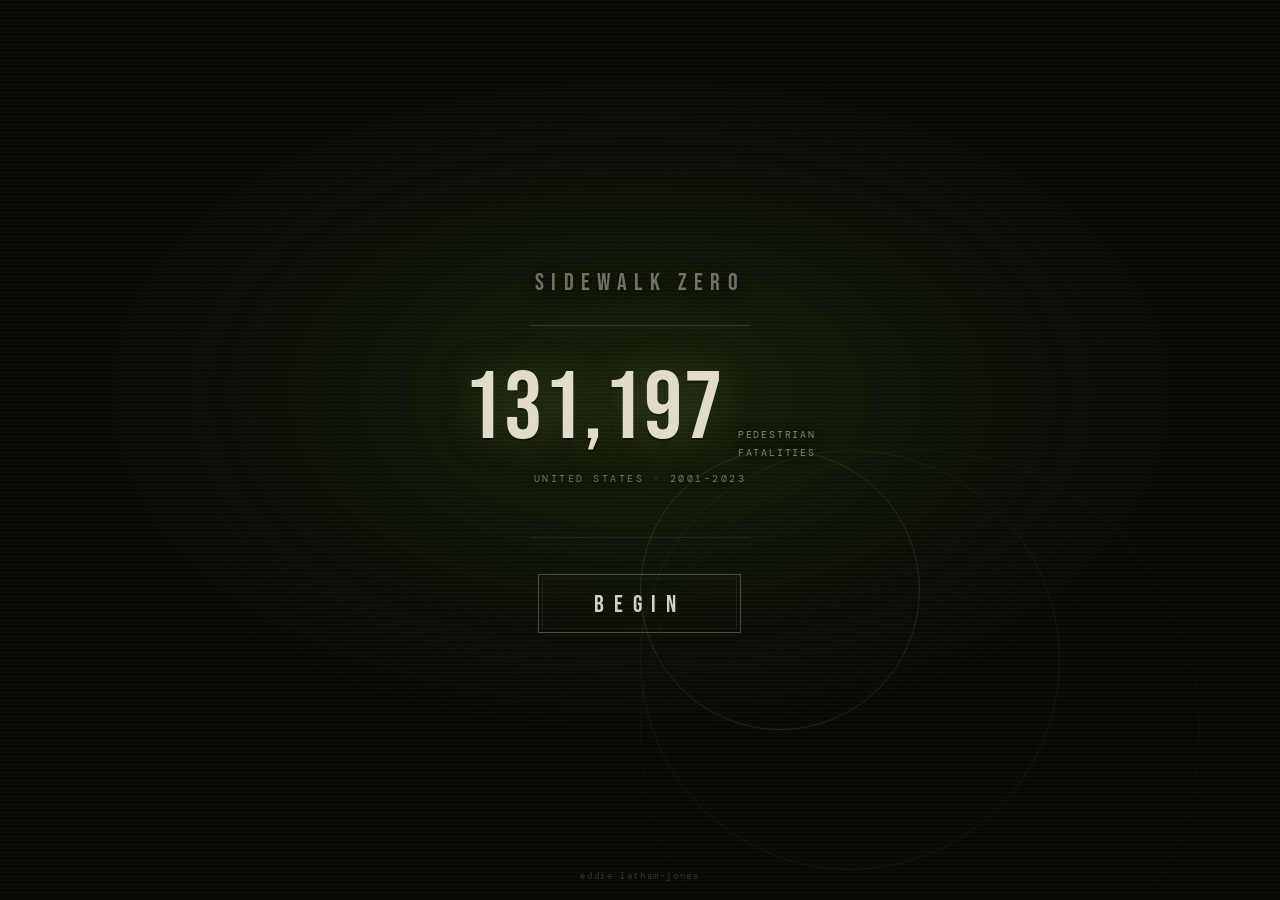
<file: public/index.html>
<!DOCTYPE html>
<html lang="en">
<head>
  <meta charset="UTF-8">
  <meta name="viewport" content="width=device-width, initial-scale=1.0, user-scalable=no">
  <meta name="mobile-web-app-capable" content="yes">
  <meta name="apple-mobile-web-app-capable" content="yes">
  <meta name="apple-mobile-web-app-status-bar-style" content="black-translucent">
  <title>Sidewalk Zero</title>
  <link rel="preconnect" href="https://fonts.googleapis.com">
  <link href="https://fonts.googleapis.com/css2?family=Bebas+Neue&family=DM+Mono:wght@300;400;500&display=swap" rel="stylesheet">
  <link rel="stylesheet" href="style.css?v=9">
</head>
<body>
  <div id="screen">

    <!-- scan-line overlay (applies to all views) -->
    <div id="scan-lines" aria-hidden="true"></div>

    <!-- ── LOADING VIEW ───────────────────────── -->
    <div id="loading-view">
      <div class="rings" aria-hidden="true">
        <div class="ring ring-1"></div>
        <div class="ring ring-2"></div>
        <div class="ring ring-3"></div>
      </div>
      <div class="view-inner">
        <div class="wordmark">SIDEWALK ZERO</div>
        <div class="meta-label" id="load-status">LOADING 0%</div>
        <div class="seg-bar" id="load-bar">
          <div class="seg-bar__track">
            <div class="seg s1"></div>
            <div class="seg s2"></div>
            <div class="seg s3"></div>
            <div class="seg s4"></div>
            <div class="seg s5"></div>
            <div class="seg s6"></div>
            <div class="seg s7"></div>
            <div class="seg s8"></div>
            <div class="seg s9"></div>
          </div>
        </div>
      </div>
      <div class="sys-row">
        <span>SYS:OK</span><span>UNIT:01</span>
      </div>
    </div>

    <!-- ── READY VIEW ─────────────────────────── -->
    <div id="ready-view" hidden>
      <div class="rings" aria-hidden="true">
        <div class="ring ring-1"></div>
        <div class="ring ring-2"></div>
        <div class="ring ring-3"></div>
      </div>
      <div class="view-inner">
        <div class="wordmark">SIDEWALK ZERO</div>
        <div class="rule"></div>
        <div class="count-block">
          <div class="count-num" id="incident-count">—</div>
          <div class="count-label">PEDESTRIAN<br>FATALITIES</div>
        </div>
        <div class="meta-label">UNITED STATES · 2001–2023</div>
        <div class="rule rule--faint"></div>
        <button id="begin-btn">
          <span class="begin-fill" id="begin-fill"></span>
          <span class="begin-inset"></span>
          <span class="begin-text" id="begin-text">BEGIN</span>
        </button>
      </div>
      <div class="credit">
        <a href="https://eddielathamjones.com" target="_blank" rel="noopener noreferrer">
          eddie latham-jones
        </a>
      </div>
    </div>

    <!-- ── MAIN VIEW ──────────────────────────── -->
    <div id="main-view" hidden>
      <!-- glow layers -->
      <div id="glow-inner" aria-hidden="true"></div>
      <div id="glow-halo"  aria-hidden="true"></div>

      <div id="main-top">
        <div class="wordmark wordmark--dim">SIDEWALK ZERO</div>
      </div>

      <div id="main-center">
        <div id="danger-label">DANGER INDEX</div>
        <div id="reading">—</div>

        <!-- analog meter -->
        <div id="meter">
          <div id="meter-fill"></div>
          <div class="meter-tick" style="left:25%"></div>
          <div class="meter-tick" style="left:50%"></div>
          <div class="meter-tick" style="left:75%"></div>
        </div>
        <div id="meter-ticks-minor">
          <span></span><span></span><span></span><span></span><span class="t-major"></span>
          <span></span><span></span><span></span><span></span><span class="t-major"></span>
          <span></span>
        </div>

        <div id="status"></div>
      </div>

      <div id="main-bottom">
        <!-- sensitivity (replaces radius) -->
        <div id="sensitivity-wrap">
          <div id="sensitivity-header">
            <span id="radius-label">SENSITIVITY</span>
            <span id="sensitivity-value">MED</span>
          </div>
          <!-- visual segments (decorative, synced via app-patch.js) -->
          <div id="sensitivity-segs">
            <div class="sseg" data-i="0"></div>
            <div class="sseg" data-i="1"></div>
            <div class="sseg" data-i="2"></div>
            <div class="sseg" data-i="3"></div>
            <div class="sseg" data-i="4"></div>
            <div class="sseg" data-i="5"></div>
            <div class="sseg" data-i="6"></div>
            <div class="sseg" data-i="7"></div>
            <div class="sseg" data-i="8"></div>
          </div>
          <div id="sensitivity-labels">
            <span>LOW</span><span>MED</span><span>HIGH</span>
          </div>
          <!-- hidden range input — app.js reads this unchanged -->
          <input id="radius-slider" type="range" min="50" max="5000" step="50" value="1750"
                 style="position:absolute;opacity:0;pointer-events:none;width:1px;height:1px;">
        </div>

        <!-- mode indicator -->
        <div id="mode-row">
          <div id="mode-dot"></div>
          <button id="mode-btn">CLICK</button>
        </div>

        <!-- toggle row -->
        <div id="toggle-row">
          <!-- mute -->
          <div class="toggle-wrap" id="mute-wrap">
            <button class="toggle-btn" id="mute-btn">
              <span class="tog-bracket tog-bracket--l"></span>
              <span class="tog-pill">
                <span class="tog-nub"></span>
              </span>
              <span class="tog-label">MUTE</span>
              <span class="tog-bracket tog-bracket--r"></span>
            </button>
          </div>
          <!-- vib -->
          <div class="toggle-wrap" id="vib-wrap">
            <button class="toggle-btn" id="vib-btn">
              <span class="tog-bracket tog-bracket--l"></span>
              <span class="tog-pill">
                <span class="tog-nub"></span>
              </span>
              <span class="tog-label">VIB</span>
              <span class="tog-bracket tog-bracket--r"></span>
            </button>
          </div>
          <!-- omni kept in DOM for app.js, visually hidden -->
          <button id="omni-btn" class="active" style="display:none">OMNI</button>
        </div>
      </div>

      <div class="credit">
        <a href="https://eddielathamjones.com" target="_blank" rel="noopener noreferrer">
          eddie latham-jones
        </a>
      </div>
    </div>

  </div>

  <script src="core.js?v=1"></script>
  <script src="app.js?v=9"></script>
  <script src="app-patch.js?v=9"></script>
</body>
</html>
</file>
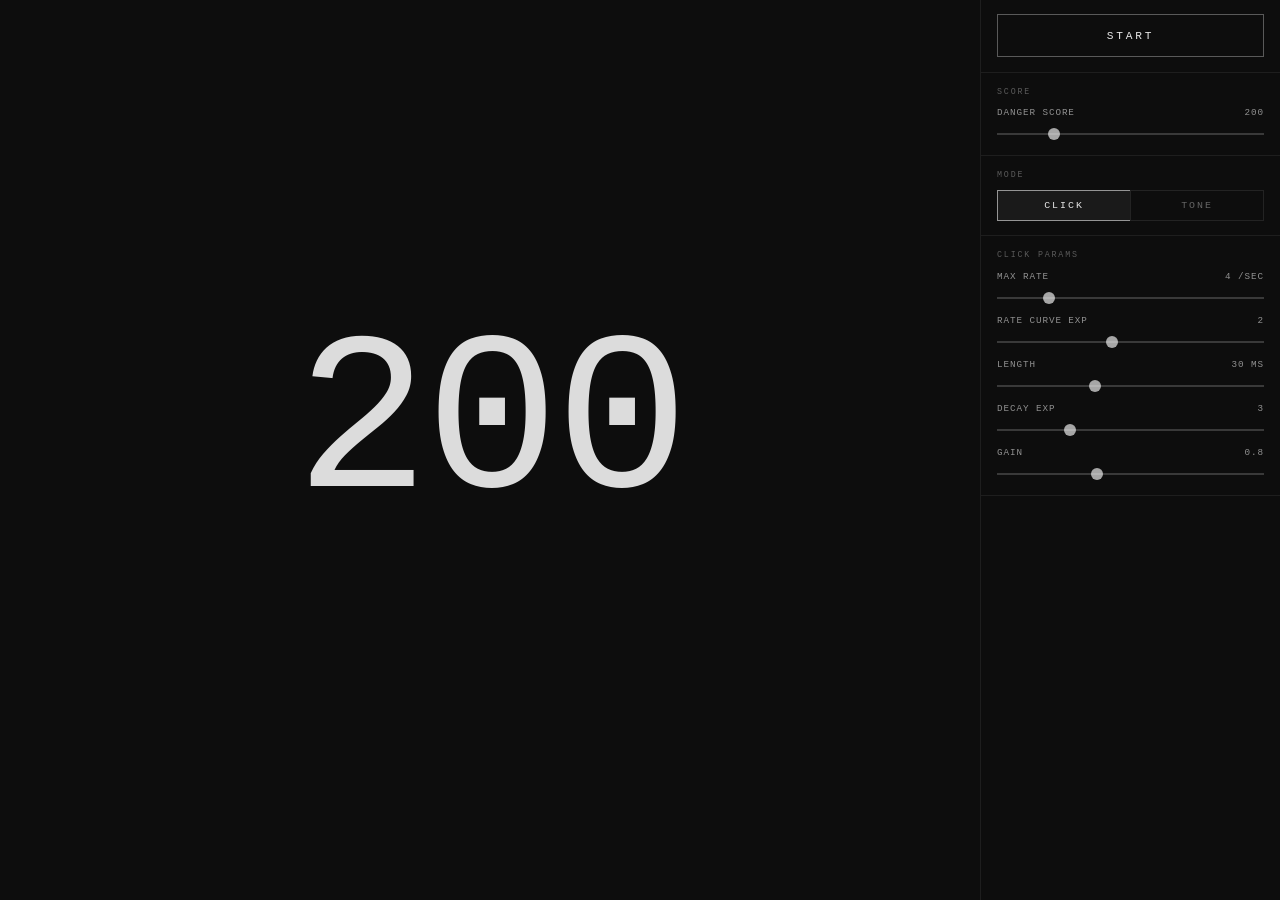
<file: public/sound.html>
<!DOCTYPE html>
<html lang="en">
<head>
  <meta charset="UTF-8">
  <meta name="viewport" content="width=device-width, initial-scale=1.0">
  <title>Sidewalk Zero — Sound Lab</title>
  <style>
    *, *::before, *::after { box-sizing: border-box; margin: 0; padding: 0; }

    html, body {
      height: 100%;
      overflow: hidden;
      background: #0d0d0d;
      color: #e8e8e8;
      font-family: 'Courier New', Courier, monospace;
    }

    #app {
      display: flex;
      height: 100vh;
    }

    /* Score display — left column, mirrors main app */
    #display {
      flex: 1;
      min-width: 0;
      display: flex;
      flex-direction: column;
      align-items: center;
      justify-content: center;
      transition: background-color 0.3s ease;
    }

    #score-num {
      font-size: clamp(5rem, 22vw, 14rem);
      font-variant-numeric: tabular-nums;
      letter-spacing: -0.02em;
      line-height: 1;
      opacity: 0.95;
    }

    #rate-readout {
      font-size: 0.65rem;
      letter-spacing: 0.15em;
      opacity: 0.45;
      margin-top: 1.2rem;
      text-transform: uppercase;
      min-height: 1em;
    }

    #ctx-state {
      font-size: 0.55rem;
      letter-spacing: 0.12em;
      opacity: 0.3;
      margin-top: 0.5rem;
      text-transform: uppercase;
      min-height: 1em;
    }

    /* Right panel */
    #panel {
      width: 300px;
      min-width: 300px;
      display: flex;
      flex-direction: column;
      overflow-y: auto;
      background: #0d0d0d;
      border-left: 1px solid #1e1e1e;
    }

    .section {
      padding: 0.9rem 1rem;
      border-bottom: 1px solid #1e1e1e;
    }

    .section-title {
      font-size: 0.52rem;
      letter-spacing: 0.22em;
      opacity: 0.35;
      text-transform: uppercase;
      margin-bottom: 0.7rem;
    }

    .param-row {
      margin-bottom: 0.7rem;
    }

    .param-row:last-child { margin-bottom: 0; }

    .param-row label {
      display: flex;
      justify-content: space-between;
      font-size: 0.58rem;
      letter-spacing: 0.1em;
      opacity: 0.6;
      margin-bottom: 0.25rem;
      text-transform: uppercase;
    }

    .param-row label span { opacity: 1; color: #e8e8e8; }

    input[type=range] {
      -webkit-appearance: none;
      appearance: none;
      width: 100%;
      height: 2px;
      background: rgba(232,232,232,0.2);
      outline: none;
      cursor: pointer;
    }

    input[type=range]::-webkit-slider-thumb {
      -webkit-appearance: none;
      appearance: none;
      width: 12px;
      height: 12px;
      border-radius: 50%;
      background: rgba(232,232,232,0.7);
      cursor: pointer;
    }

    input[type=range]::-moz-range-thumb {
      width: 12px;
      height: 12px;
      border-radius: 50%;
      border: none;
      background: rgba(232,232,232,0.7);
      cursor: pointer;
    }

    /* Start / Stop button */
    #start-btn {
      width: 100%;
      background: none;
      border: 1px solid rgba(232,232,232,0.35);
      color: #e8e8e8;
      font-family: inherit;
      font-size: 0.7rem;
      letter-spacing: 0.25em;
      padding: 0.9rem;
      cursor: pointer;
      text-transform: uppercase;
      transition: border-color 0.2s, background 0.2s;
    }

    #start-btn.playing {
      border-color: rgba(232,232,232,0.7);
      background: rgba(232,232,232,0.06);
    }

    /* Mode toggle */
    #mode-toggle {
      display: flex;
      gap: 0;
    }

    .mode-opt {
      flex: 1;
      background: none;
      border: 1px solid rgba(232,232,232,0.25);
      color: #e8e8e8;
      font-family: inherit;
      font-size: 0.62rem;
      letter-spacing: 0.2em;
      padding: 0.55rem;
      cursor: pointer;
      text-transform: uppercase;
      transition: border-color 0.2s, background 0.2s;
      opacity: 0.4;
    }

    .mode-opt:first-child { border-right: none; }

    .mode-opt.active {
      opacity: 1;
      border-color: rgba(232,232,232,0.6);
      background: rgba(232,232,232,0.06);
    }

    /* Param sections hidden when not the active mode */
    #click-params.hidden,
    #tone-params.hidden { display: none; }

    @media (max-width: 600px) {
      #app { flex-direction: column; }
      #display { flex: 1; min-height: 0; }
      #panel { width: 100%; min-width: 0; height: 320px; min-height: 320px;
               border-left: none; border-top: 1px solid #1e1e1e; overflow-y: auto; }
    }
  </style>
</head>
<body>
  <div id="app">

    <div id="display">
      <div id="score-num">200</div>
      <div id="rate-readout"></div>
      <div id="ctx-state"></div>
    </div>

    <div id="panel">

      <div class="section">
        <button id="start-btn">START</button>
      </div>

      <div class="section">
        <div class="section-title">Score</div>
        <div class="param-row">
          <label>Danger Score <span id="val-score">200</span></label>
          <input id="sl-score" type="range" min="0" max="999" step="1" value="200">
        </div>
      </div>

      <div class="section">
        <div class="section-title">Mode</div>
        <div id="mode-toggle">
          <button class="mode-opt active" data-mode="click">CLICK</button>
          <button class="mode-opt"        data-mode="tone">TONE</button>
        </div>
      </div>

      <div class="section" id="click-params">
        <div class="section-title">Click Params</div>
        <div class="param-row">
          <label>Max Rate <span id="val-maxrate">4 /sec</span></label>
          <input id="sl-maxrate" type="range" min="0.5" max="20" step="0.5" value="4">
        </div>
        <div class="param-row">
          <label>Rate Curve Exp <span id="val-rateexp">2</span></label>
          <input id="sl-rateexp" type="range" min="0.5" max="4" step="0.1" value="2">
        </div>
        <div class="param-row">
          <label>Length <span id="val-clicklen">30 ms</span></label>
          <input id="sl-clicklen" type="range" min="2" max="80" step="1" value="30">
        </div>
        <div class="param-row">
          <label>Decay Exp <span id="val-decayexp">3</span></label>
          <input id="sl-decayexp" type="range" min="0.5" max="10" step="0.5" value="3">
        </div>
        <div class="param-row">
          <label>Gain <span id="val-clickgain">0.8</span></label>
          <input id="sl-clickgain" type="range" min="0.1" max="2" step="0.1" value="0.8">
        </div>
      </div>

      <div class="section hidden" id="tone-params">
        <div class="section-title">Tone Params</div>
        <div class="param-row">
          <label>Min Freq <span id="val-minfreq">80 Hz</span></label>
          <input id="sl-minfreq" type="range" min="20" max="500" step="1" value="80">
        </div>
        <div class="param-row">
          <label>Max Freq <span id="val-maxfreq">1000 Hz</span></label>
          <input id="sl-maxfreq" type="range" min="100" max="2000" step="10" value="1000">
        </div>
        <div class="param-row">
          <label>Max Gain <span id="val-maxgain">0.25</span></label>
          <input id="sl-maxgain" type="range" min="0.01" max="1" step="0.01" value="0.25">
        </div>
        <div class="param-row">
          <label>Waveform</label>
          <select id="sel-wave">
            <option value="sawtooth" selected>Sawtooth</option>
            <option value="sine">Sine</option>
            <option value="square">Square</option>
            <option value="triangle">Triangle</option>
          </select>
        </div>
      </div>

    </div>
  </div>
  <script src="sound.js?v=4"></script>
</body>
</html>
</file>
<file: public/style.css>
/* ─────────────────────────────────────────────────────────────
   Sidewalk Zero — style.css v9
   Design: Direction A "Brutalist Instrument"
   Fonts: Bebas Neue (display), DM Mono (labels)
   ───────────────────────────────────────────────────────────── */

@import url('https://fonts.googleapis.com/css2?family=Bebas+Neue&family=DM+Mono:wght@300;400;500&display=swap');

/* ── Reset ──────────────────────────────────────────────────── */
*, *::before, *::after {
  box-sizing: border-box;
  margin: 0;
  padding: 0;
}
[hidden] { display: none !important; }

/* ── Base ───────────────────────────────────────────────────── */
html, body {
  height: 100%;
  width: 100%;
  overflow: hidden;
  background: #080806;
  color: #d4d0bc;
  font-family: 'DM Mono', 'Courier New', monospace;
  -webkit-tap-highlight-color: transparent;
}

/* ── Animations ─────────────────────────────────────────────── */
@keyframes ring-pulse {
  0%   { opacity: 0.08; transform: translate(-50%, -54%) scale(1); }
  50%  { opacity: 0.18; transform: translate(-50%, -54%) scale(1.04); }
  100% { opacity: 0.08; transform: translate(-50%, -54%) scale(1); }
}
@keyframes ring-pulse-2 {
  0%   { opacity: 0.04; transform: translate(-50%, -54%) scale(1); }
  50%  { opacity: 0.10; transform: translate(-50%, -54%) scale(1.08); }
  100% { opacity: 0.04; transform: translate(-50%, -54%) scale(1); }
}
@keyframes glow-breathe {
  0%, 100% { opacity: 0.85; }
  50%       { opacity: 1; }
}
@keyframes hold-fill {
  from { transform: scaleX(0); }
  to   { transform: scaleX(1); }
}

/* ── Scan-line overlay ──────────────────────────────────────── */
#scan-lines {
  position: fixed;
  inset: 0;
  pointer-events: none;
  z-index: 100;
  background-image: repeating-linear-gradient(
    0deg,
    transparent,
    transparent 3px,
    rgba(255, 255, 200, 0.022) 3px,
    rgba(255, 255, 200, 0.022) 4px
  );
}

/* ── Screen container ───────────────────────────────────────── */
#screen {
  position: relative;
  height: 100dvh;
  overflow: hidden;
}

/* ── Shared: rings ──────────────────────────────────────────── */
.rings {
  position: absolute;
  inset: 0;
  pointer-events: none;
  z-index: 0;
}
.ring {
  position: absolute;
  top: 50%;
  left: 50%;
  border-radius: 50%;
  border: 1px solid rgba(180, 200, 140, 0.14);
}
.ring-1 {
  width: 280px; height: 280px;
  animation: ring-pulse 3.5s ease-in-out infinite;
}
.ring-2 {
  width: 420px; height: 420px;
  border-color: rgba(180, 200, 140, 0.07);
  animation: ring-pulse-2 3.5s ease-in-out infinite 0.7s;
}
.ring-3 {
  width: 560px; height: 560px;
  border-color: rgba(180, 200, 140, 0.03);
  animation: ring-pulse 3.5s ease-in-out infinite 1.4s;
}

/* ── Shared: wordmark ───────────────────────────────────────── */
.wordmark {
  font-family: 'Bebas Neue', sans-serif;
  font-size: clamp(18px, 5vw, 24px);
  letter-spacing: 0.3em;
  color: rgba(212, 208, 188, 0.5);
  text-shadow: 0 2px 12px rgba(0, 0, 0, 0.9);
}
.wordmark--dim {
  color: rgba(212, 208, 188, 0.4);
}

/* ── Shared: meta labels ────────────────────────────────────── */
.meta-label {
  font-size: 10px;
  letter-spacing: 0.25em;
  text-transform: uppercase;
  color: rgba(212, 208, 188, 0.5);
  text-shadow: 0 1px 8px rgba(0, 0, 0, 0.9);
}

/* ── Shared: rule ───────────────────────────────────────────── */
.rule {
  width: 220px;
  height: 1px;
  background: rgba(212, 208, 188, 0.18);
}
.rule--faint {
  background: rgba(212, 208, 188, 0.1);
}

/* ── Shared: credit ─────────────────────────────────────────── */
.credit {
  position: absolute;
  bottom: max(16px, env(safe-area-inset-bottom));
  left: 0; right: 0;
  text-align: center;
  z-index: 2;
}
.credit a {
  font-size: 9px;
  letter-spacing: 0.18em;
  color: rgba(212, 208, 188, 0.22);
  text-decoration: none;
  text-transform: lowercase;
}

/* ── Shared: segmented bar ───────────────────────────────────── */
.seg-bar {
  width: min(260px, 80vw);
}
.seg-bar__track {
  display: flex;
  gap: 4px;
  align-items: flex-end;
}
.seg {
  flex: 1;
  background: rgba(212, 208, 188, 0.07);
  transition: background 0.15s;
}
/* heights — stepping up */
.s1 { height: 8px; }  .s2 { height: 10px; } .s3 { height: 13px; }
.s4 { height: 16px; } .s5 { height: 19px; } .s6 { height: 22px; }
.s7 { height: 25px; } .s8 { height: 28px; } .s9 { height: 31px; }
/* lit state driven by JS via .lit class */
.seg.lit { background: rgba(180, 200, 140, 0.45); }
.s5.lit  { background: rgba(180, 200, 140, 0.52); }
.s6.lit  { background: rgba(180, 200, 140, 0.60); }
.s7.lit  { background: rgba(180, 200, 140, 0.68); }
.s8.lit  { background: rgba(180, 200, 140, 0.76); }
.s9.lit  { background: rgba(180, 200, 140, 0.85); }

/* ── sys row (loading footer) ───────────────────────────────── */
.sys-row {
  position: absolute;
  bottom: max(28px, env(safe-area-inset-bottom));
  left: 28px; right: 28px;
  display: flex;
  justify-content: space-between;
  font-size: 9px;
  letter-spacing: 0.18em;
  color: rgba(212, 208, 188, 0.25);
  z-index: 2;
}

/* ═══════════════════════════════════════════════════════════════
   LOADING VIEW
═══════════════════════════════════════════════════════════════ */
#loading-view {
  position: absolute;
  inset: 0;
  display: flex;
  flex-direction: column;
  align-items: center;
  justify-content: flex-start;
  overflow: hidden;
}
#loading-view::before {
  content: '';
  position: absolute;
  inset: 0;
  background: radial-gradient(ellipse 65% 55% at 50% 44%,
    rgba(40, 80, 20, 0.22) 0%, transparent 70%);
  pointer-events: none;
  animation: glow-breathe 4s ease-in-out infinite;
  z-index: 0;
}
#loading-view .view-inner {
  position: relative;
  z-index: 2;
  display: flex;
  flex-direction: column;
  align-items: center;
  gap: 0;
  flex: 1;
  justify-content: center;
}
#loading-view .wordmark {
  margin-bottom: 44px;
}
#loading-view .meta-label {
  margin-top: 16px;
}
#load-bar {
  /* width set above in .seg-bar */
}

/* ═══════════════════════════════════════════════════════════════
   READY VIEW
═══════════════════════════════════════════════════════════════ */
#ready-view {
  position: absolute;
  inset: 0;
  display: flex;
  flex-direction: column;
  align-items: center;
  justify-content: flex-start;
  overflow: hidden;
}
#ready-view::before {
  content: '';
  position: absolute;
  inset: 0;
  background: radial-gradient(ellipse 65% 55% at 50% 44%,
    rgba(60, 95, 25, 0.28) 0%, transparent 68%);
  animation: glow-breathe 4s ease-in-out infinite;
  pointer-events: none;
  z-index: 0;
}
#ready-view .view-inner {
  position: relative;
  z-index: 2;
  display: flex;
  flex-direction: column;
  align-items: center;
  gap: 0;
  flex: 1;
  justify-content: center;
}
#ready-view .wordmark {
  margin-bottom: 28px;
}
#ready-view .rule {
  margin-bottom: 36px;
}
#ready-view .rule--faint {
  margin-bottom: 36px;
}
#ready-view .meta-label {
  margin-bottom: 52px;
}

/* count block */
.count-block {
  display: flex;
  align-items: baseline;
  gap: 14px;
  margin-bottom: 10px;
}
.count-num {
  font-family: 'Bebas Neue', sans-serif;
  font-size: clamp(72px, 20vw, 96px);
  letter-spacing: 0.02em;
  line-height: 1;
  color: #e0dcc8;
  text-shadow: 0 0 40px rgba(160, 190, 100, 0.25), 0 2px 0 rgba(0, 0, 0, 0.5);
}
.count-label {
  font-size: 10px;
  letter-spacing: 0.18em;
  color: rgba(212, 208, 188, 0.6);
  text-transform: uppercase;
  line-height: 1.8;
  text-shadow: 0 1px 8px rgba(0, 0, 0, 0.9);
}

/* BEGIN button */
#begin-btn {
  position: relative;
  background: none;
  border: none;
  padding: 16px 56px 14px;
  cursor: pointer;
  color: #d4d0bc;
  font-family: 'Bebas Neue', sans-serif;
  font-size: 24px;
  letter-spacing: 0.4em;
  -webkit-tap-highlight-color: transparent;
  user-select: none;
  -webkit-user-select: none;
}
.begin-fill {
  position: absolute;
  inset: 0;
  background: rgba(212, 208, 188, 0.08);
  transform-origin: left center;
  transform: scaleX(0);
  pointer-events: none;
}
#begin-btn.holding .begin-fill {
  animation: hold-fill var(--hold-ms, 1400ms) linear forwards;
}
#begin-btn.activated .begin-fill {
  transform: scaleX(1);
  background: rgba(212, 208, 188, 0.12);
}
.begin-inset {
  position: absolute;
  inset: 0;
  border: 1px solid rgba(212, 208, 188, 0.3);
  pointer-events: none;
  transition: border-color 0.2s;
}
#begin-btn::after {
  content: '';
  position: absolute;
  inset: 4px;
  border: 1px solid rgba(212, 208, 188, 0.07);
  pointer-events: none;
}
#begin-btn.holding .begin-inset { border-color: rgba(212, 208, 188, 0.55); }
#begin-btn.activated .begin-inset { border-color: rgba(212, 208, 188, 0.7); }
.begin-text {
  position: relative;
  z-index: 1;
}

/* ═══════════════════════════════════════════════════════════════
   MAIN VIEW
═══════════════════════════════════════════════════════════════ */
#main-view {
  position: absolute;
  inset: 0;
  display: flex;
  flex-direction: column;
  overflow: hidden;
}

/* glow layers — background is set by app-patch.js */
#glow-inner {
  position: absolute;
  inset: 0;
  z-index: 0;
  transition: background 0.5s ease, opacity 0.4s ease, transform 0.4s ease;
}
#glow-halo {
  position: absolute;
  inset: 0;
  z-index: 0;
  transition: background 0.6s ease;
}

/* top wordmark */
#main-top {
  position: relative;
  z-index: 2;
  text-align: center;
  padding-top: max(52px, calc(env(safe-area-inset-top) + 20px));
  padding-bottom: 4px;
}

/* center — score area */
#main-center {
  flex: 1;
  display: flex;
  flex-direction: column;
  align-items: center;
  justify-content: center;
  position: relative;
  z-index: 2;
}
#danger-label {
  font-size: 11px;
  letter-spacing: 0.35em;
  color: rgba(212, 208, 188, 0.7);
  text-transform: uppercase;
  text-shadow: 0 2px 12px rgba(0, 0, 0, 0.9);
  margin-bottom: 6px;
}
#reading {
  font-family: 'Bebas Neue', sans-serif;
  font-size: clamp(120px, 40vw, 210px);
  line-height: 1;
  letter-spacing: -0.01em;
  font-variant-numeric: tabular-nums;
  color: #e8e4d0;
  /* text-shadow updated dynamically by app-patch.js */
  text-shadow: 0 2px 0 rgba(0, 0, 0, 0.5);
}

/* analog meter */
#meter {
  width: min(280px, 80vw);
  height: 3px;
  background: rgba(212, 208, 188, 0.1);
  position: relative;
  margin-top: 22px;
}
#meter-fill {
  position: absolute;
  left: 0; top: 0; height: 100%;
  width: 0%;
  background: hsl(120, 60%, 50%); /* updated by app-patch.js */
  transition: width 0.5s ease, background 0.6s ease, box-shadow 0.6s ease;
}
.meter-tick {
  position: absolute;
  top: -5px;
  width: 1px;
  height: 13px;
  background: rgba(212, 208, 188, 0.25);
  transform: translateX(-50%);
}
#meter-ticks-minor {
  display: flex;
  justify-content: space-between;
  width: min(280px, 80vw);
  margin-top: 6px;
}
#meter-ticks-minor span {
  display: block;
  width: 1px;
  height: 3px;
  background: rgba(212, 208, 188, 0.18);
}
#meter-ticks-minor span.t-major {
  height: 6px;
}

#status {
  font-size: 11px;
  letter-spacing: 0.22em;
  color: rgba(212, 208, 188, 0.55);
  text-transform: uppercase;
  text-shadow: 0 2px 12px rgba(0, 0, 0, 0.9);
  margin-top: 16px;
  min-height: 1.2em;
}

/* bottom controls */
#main-bottom {
  position: relative;
  z-index: 2;
  padding: 0 28px max(40px, calc(env(safe-area-inset-bottom) + 16px));
  display: flex;
  flex-direction: column;
  gap: 18px;
}

/* sensitivity */
#sensitivity-wrap {
  display: flex;
  flex-direction: column;
  gap: 8px;
}
#sensitivity-header {
  display: flex;
  justify-content: space-between;
  align-items: baseline;
}
#radius-label {
  font-size: 10px;
  letter-spacing: 0.25em;
  color: rgba(212, 208, 188, 0.6);
  text-transform: uppercase;
  text-shadow: 0 1px 6px rgba(0, 0, 0, 0.9);
}
#sensitivity-value {
  font-family: 'Bebas Neue', sans-serif;
  font-size: 18px;
  letter-spacing: 0.15em;
  color: rgba(212, 208, 188, 0.55);
}
#sensitivity-segs {
  display: flex;
  gap: 4px;
  align-items: flex-end;
}
.sseg {
  flex: 1;
  background: rgba(212, 208, 188, 0.07);
  transition: background 0.2s, box-shadow 0.2s;
}
/* heights */
.sseg[data-i="0"] { height: 8px; }
.sseg[data-i="1"] { height: 10px; }
.sseg[data-i="2"] { height: 13px; }
.sseg[data-i="3"] { height: 16px; }
.sseg[data-i="4"] { height: 19px; }
.sseg[data-i="5"] { height: 22px; }
.sseg[data-i="6"] { height: 25px; }
.sseg[data-i="7"] { height: 28px; }
.sseg[data-i="8"] { height: 31px; }
.sseg.lit {
  background: rgba(180, 200, 140, 0.45);
}
.sseg[data-i="5"].lit,
.sseg[data-i="6"].lit { background: rgba(180, 200, 140, 0.62); }
.sseg[data-i="7"].lit,
.sseg[data-i="8"].lit {
  background: rgba(180, 200, 140, 0.82);
  box-shadow: 0 0 6px rgba(180, 200, 140, 0.4);
}

#sensitivity-labels {
  display: flex;
  justify-content: space-between;
  font-size: 7px;
  letter-spacing: 0.12em;
  color: rgba(212, 208, 188, 0.35);
  text-transform: uppercase;
}

/* mode row */
#mode-row {
  display: flex;
  align-items: center;
  justify-content: center;
  gap: 8px;
}
#mode-dot {
  width: 6px;
  height: 6px;
  border-radius: 50%;
  background: hsl(120, 60%, 50%); /* updated by app-patch.js */
  box-shadow: 0 0 8px hsl(120, 60%, 50%);
  transition: background 0.6s, box-shadow 0.6s;
}
#mode-btn {
  background: none;
  border: none;
  cursor: pointer;
  font-family: 'Bebas Neue', sans-serif;
  font-size: 20px;
  letter-spacing: 0.2em;
  color: rgba(212, 208, 188, 0.7);
  padding: 0;
  -webkit-tap-highlight-color: transparent;
}

/* toggle buttons */
#toggle-row {
  display: flex;
  gap: 12px;
}
.toggle-wrap {
  flex: 1;
}
.toggle-btn {
  width: 100%;
  background: none;
  border: none;
  cursor: pointer;
  padding: 12px 0;
  display: flex;
  align-items: center;
  justify-content: center;
  gap: 10px;
  position: relative;
  -webkit-tap-highlight-color: transparent;
}
/* bracket decoration */
.tog-bracket {
  position: absolute;
  top: 0; bottom: 0;
  width: 2px;
}
.tog-bracket--l {
  left: 0;
  border-top: 1px solid rgba(212, 208, 188, 0.25);
  border-bottom: 1px solid rgba(212, 208, 188, 0.25);
  border-left: 1px solid rgba(212, 208, 188, 0.25);
}
.tog-bracket--r {
  right: 0;
  border-top: 1px solid rgba(212, 208, 188, 0.25);
  border-bottom: 1px solid rgba(212, 208, 188, 0.25);
  border-right: 1px solid rgba(212, 208, 188, 0.25);
}
/* pill toggle */
.tog-pill {
  width: 24px;
  height: 13px;
  border-radius: 7px;
  background: rgba(212, 208, 188, 0.1);
  border: 1px solid rgba(212, 208, 188, 0.25);
  position: relative;
  flex-shrink: 0;
  transition: background 0.2s, border-color 0.2s;
}
.tog-nub {
  position: absolute;
  top: 2px;
  left: 2px;
  width: 7px;
  height: 7px;
  border-radius: 50%;
  background: rgba(212, 208, 188, 0.3);
  transition: left 0.2s, background 0.2s, box-shadow 0.2s;
}
.tog-label {
  font-size: 12px;
  letter-spacing: 0.2em;
  text-transform: uppercase;
  color: rgba(212, 208, 188, 0.5);
  transition: color 0.2s;
}

/* active (on) state */
.toggle-btn.active .tog-bracket--l,
.toggle-btn.active .tog-bracket--r {
  border-color: rgba(212, 208, 188, 0.55);
}
.toggle-btn.active .tog-pill {
  background: rgba(212, 208, 188, 0.15);
  border-color: rgba(212, 208, 188, 0.5);
}
.toggle-btn.active .tog-nub {
  left: calc(100% - 9px);
  background: rgba(212, 208, 188, 0.85);
  box-shadow: 0 0 5px rgba(212, 208, 188, 0.5);
}
.toggle-btn.active .tog-label {
  color: rgba(212, 208, 188, 0.9);
}

/* hide vib btn entirely if no vibration API */
#vib-btn.no-vibrate { display: none; }
</file>
